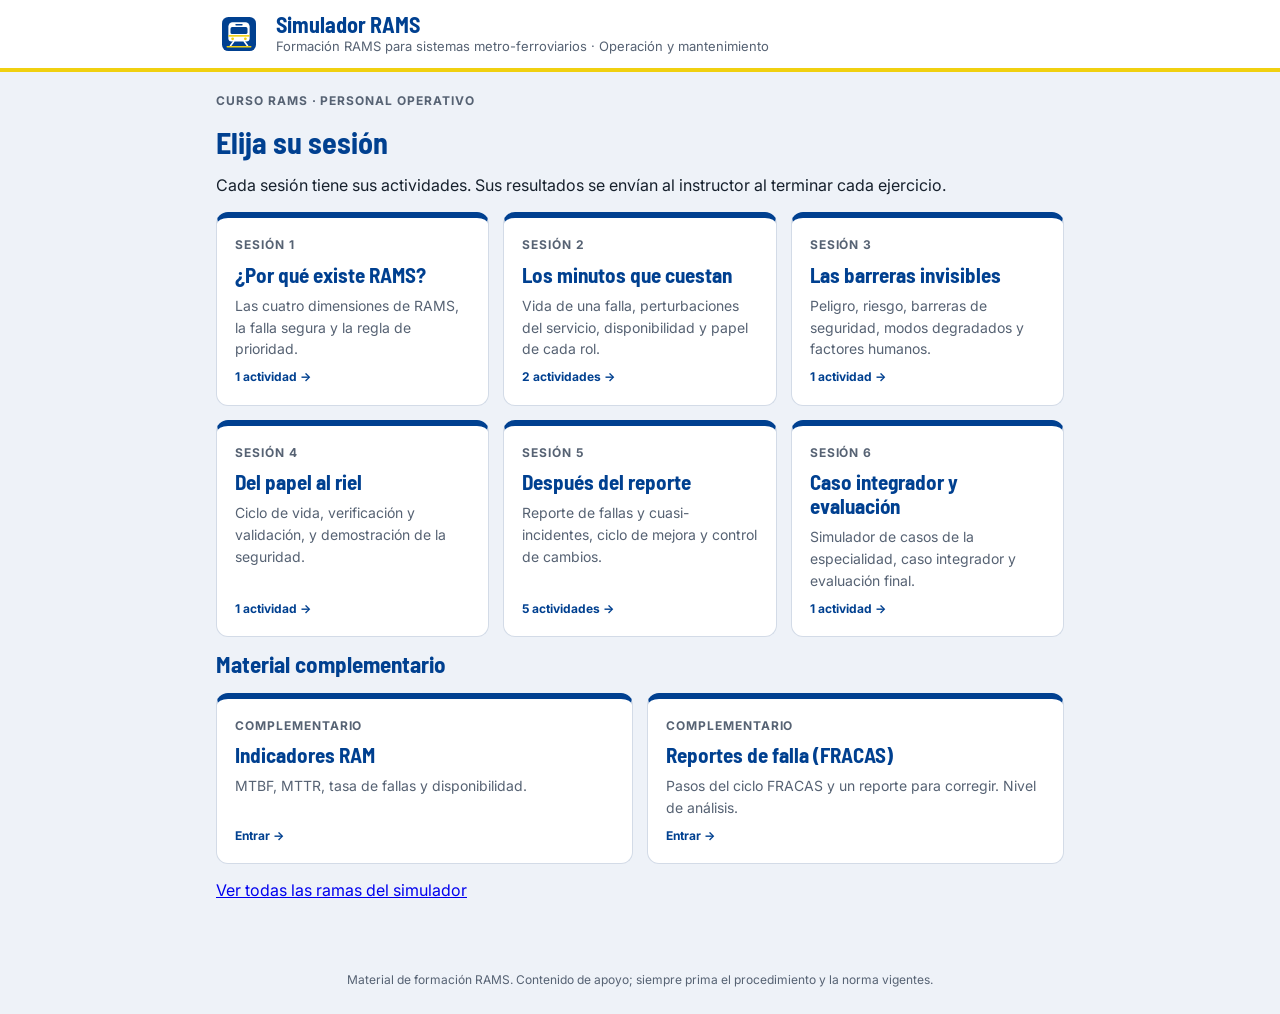
<file: index.html>
<!doctype html>
<html lang="es">
<head>
<meta charset="utf-8">
<meta name="viewport" content="width=device-width,initial-scale=1,viewport-fit=cover">
<title>Simulador RAMS · Sistemas metro-ferroviarios</title>
<link rel="preconnect" href="https://fonts.googleapis.com">
<link rel="stylesheet" href="https://fonts.googleapis.com/css2?family=Barlow+Semi+Condensed:wght@600;700&family=Inter:wght@400;500;600;700&display=swap">
<link rel="stylesheet" href="assets/estilos.css">
</head>
<body>
<header class="top"><div class="wrap">
  <img class="logo" alt="Simulador RAMS">
  <div><div class="brandname" id="brandtitle">Simulador RAMS</div><div class="brandsub">Formación RAMS para sistemas metro-ferroviarios · Operación y mantenimiento</div></div>
</div></header>
<main class="wrap" id="app"></main>
<footer class="note wrap">Material de formación RAMS. Contenido de apoyo; siempre prima el procedimiento y la norma vigentes.</footer>
<script src="assets/logo.js"></script>
<script src="assets/ramas.js"></script>
<script src="assets/comun.js"></script>
<script src="assets/portal.js"></script>
</body>
</html>
</file>
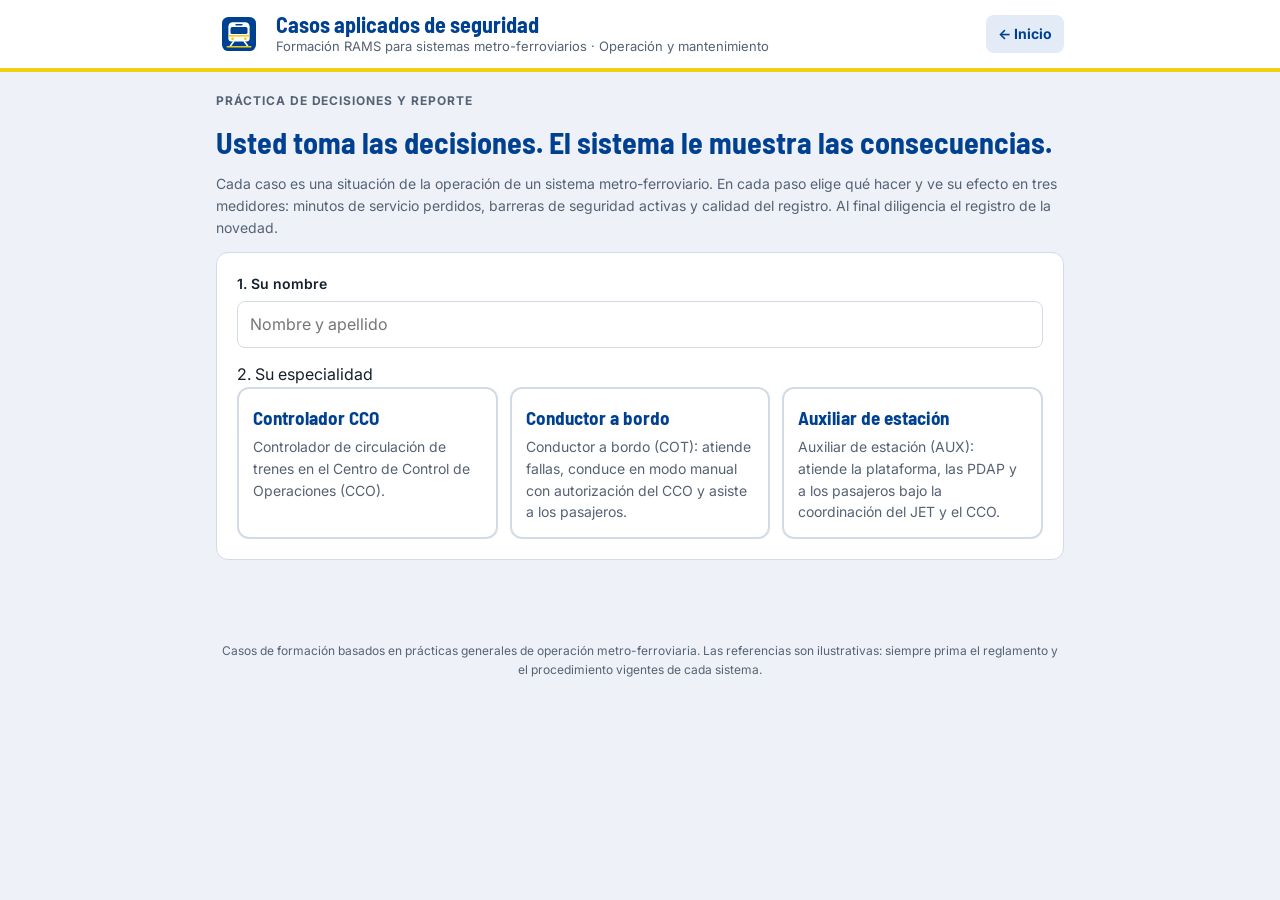
<file: ramas/casos-seguridad/index.html>
<!doctype html>
<html lang="es">
<head>
<meta charset="utf-8">
<meta name="viewport" content="width=device-width,initial-scale=1,viewport-fit=cover">
<title>Casos aplicados de seguridad · Simulador RAMS</title>
<link rel="preconnect" href="https://fonts.googleapis.com">
<link rel="stylesheet" href="https://fonts.googleapis.com/css2?family=Barlow+Semi+Condensed:wght@600;700&family=Inter:wght@400;500;600;700&display=swap">
<link rel="stylesheet" href="../../assets/estilos.css">
</head>
<body>
<header class="top"><div class="wrap">
  <img class="logo" alt="Simulador RAMS">
  <div><div class="brandname" id="brandtitle">Casos aplicados de seguridad</div><div class="brandsub">Formación RAMS para sistemas metro-ferroviarios · Operación y mantenimiento</div></div>
  <a class="back" href="../../index.html">← Inicio</a>
</div></header>
<main class="wrap" id="app"></main>
<footer class="note wrap">Casos de formación basados en prácticas generales de operación metro-ferroviaria. Las referencias son ilustrativas: siempre prima el reglamento y el procedimiento vigentes de cada sistema.</footer>
<script src="../../assets/logo.js"></script>
<script src="../../assets/config.js"></script>
<script src="../../assets/sesion.js"></script>
<script src="contenido.js"></script>
<script src="motor.js"></script>
</body>
</html>
</file>
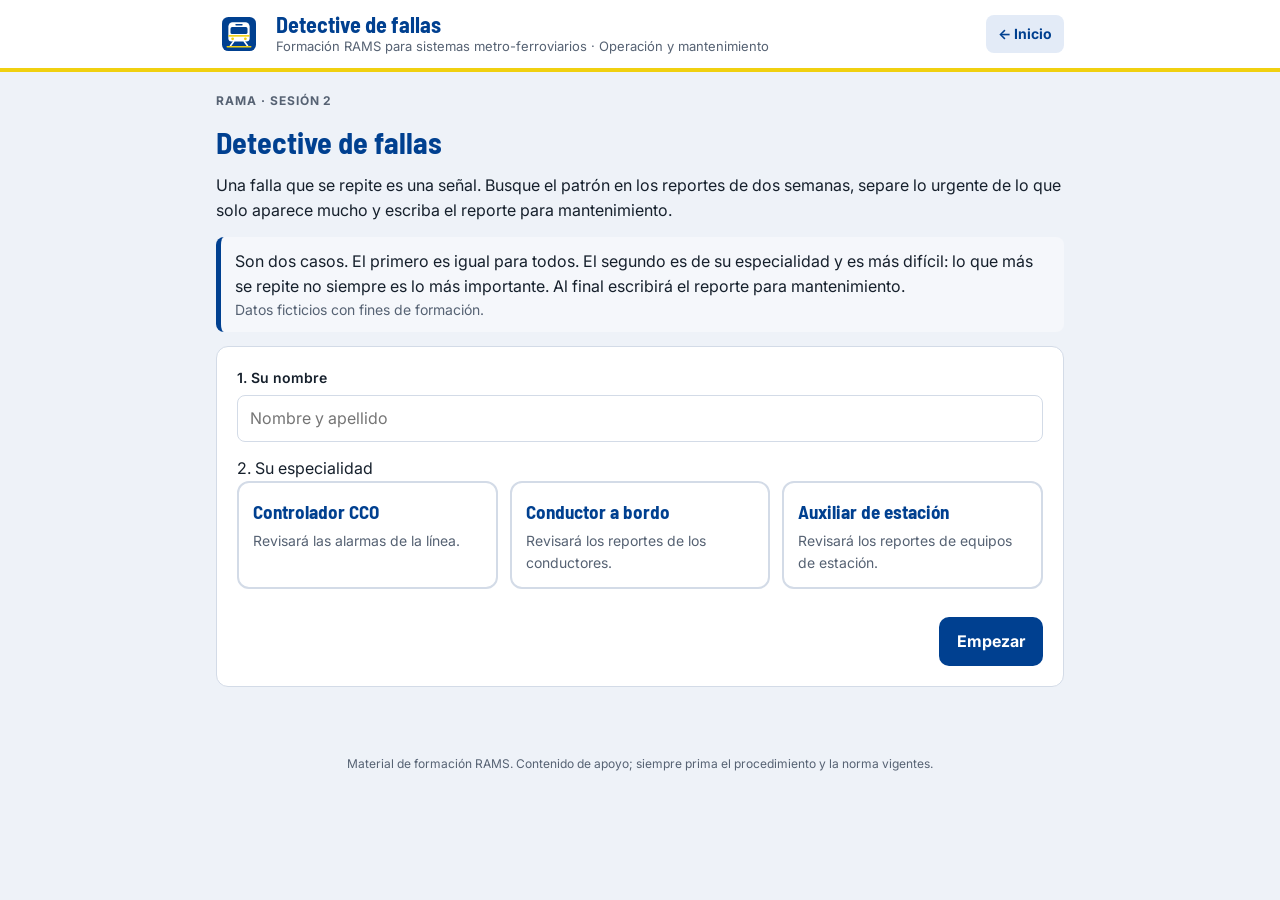
<file: ramas/detective/index.html>
<!doctype html>
<html lang="es">
<head>
<meta charset="utf-8">
<meta name="viewport" content="width=device-width,initial-scale=1,viewport-fit=cover">
<title>Detective de fallas · Simulador RAMS</title>
<link rel="preconnect" href="https://fonts.googleapis.com">
<link rel="stylesheet" href="https://fonts.googleapis.com/css2?family=Barlow+Semi+Condensed:wght@600;700&family=Inter:wght@400;500;600;700&display=swap">
<link rel="stylesheet" href="../../assets/estilos.css">
</head>
<body>
<header class="top"><div class="wrap">
  <img class="logo" alt="Simulador RAMS">
  <div><div class="brandname" id="brandtitle">Detective de fallas</div><div class="brandsub">Formación RAMS para sistemas metro-ferroviarios · Operación y mantenimiento</div></div>
  <a class="back" href="../../index.html">← Inicio</a>
</div></header>
<main class="wrap" id="app"></main>
<footer class="note wrap">Material de formación RAMS. Contenido de apoyo; siempre prima el procedimiento y la norma vigentes.</footer>
<script src="../../assets/logo.js"></script>
<script src="../../assets/config.js"></script>
<script src="../../assets/comun.js"></script>
<script src="../../assets/sesion.js"></script>
<script src="contenido.js"></script>
<script src="motor.js"></script>
</body>
</html>
</file>
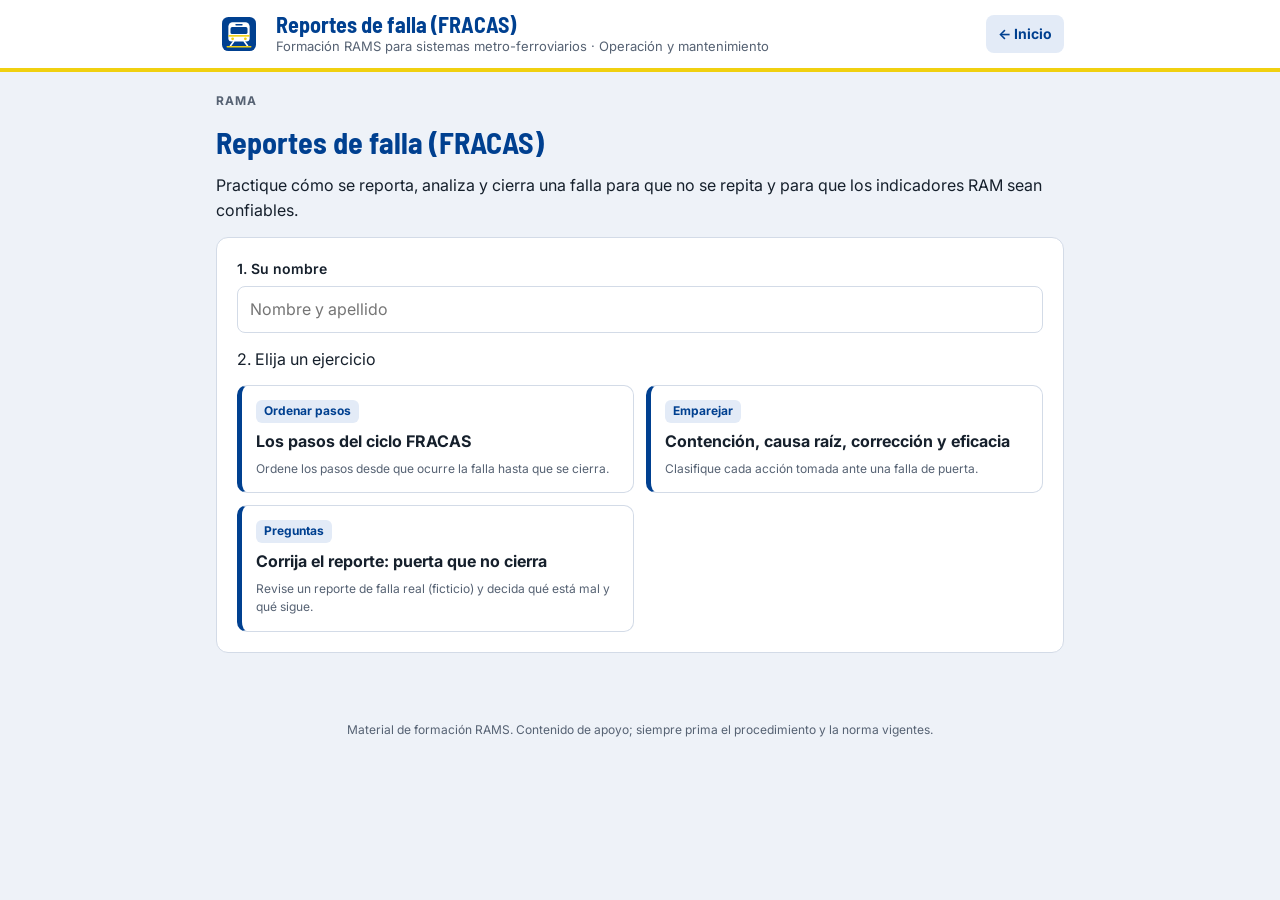
<file: ramas/fracas/index.html>
<!doctype html>
<html lang="es">
<head>
<meta charset="utf-8">
<meta name="viewport" content="width=device-width,initial-scale=1,viewport-fit=cover">
<title>Reportes de falla (FRACAS) · Simulador RAMS</title>
<link rel="preconnect" href="https://fonts.googleapis.com">
<link rel="stylesheet" href="https://fonts.googleapis.com/css2?family=Barlow+Semi+Condensed:wght@600;700&family=Inter:wght@400;500;600;700&display=swap">
<link rel="stylesheet" href="../../assets/estilos.css">
</head>
<body>
<header class="top"><div class="wrap">
  <img class="logo" alt="Simulador RAMS">
  <div><div class="brandname" id="brandtitle">Reportes de falla (FRACAS)</div><div class="brandsub">Formación RAMS para sistemas metro-ferroviarios · Operación y mantenimiento</div></div>
  <a class="back" href="../../index.html">← Inicio</a>
</div></header>
<main class="wrap" id="app"></main>
<footer class="note wrap">Material de formación RAMS. Contenido de apoyo; siempre prima el procedimiento y la norma vigentes.</footer>
<script src="../../assets/logo.js"></script>
<script src="../../assets/config.js"></script>
<script src="../../assets/comun.js"></script>
<script src="../../assets/sesion.js"></script>
<script src="contenido.js"></script>
<script src="../../assets/actividades.js"></script>
</body>
</html>
</file>
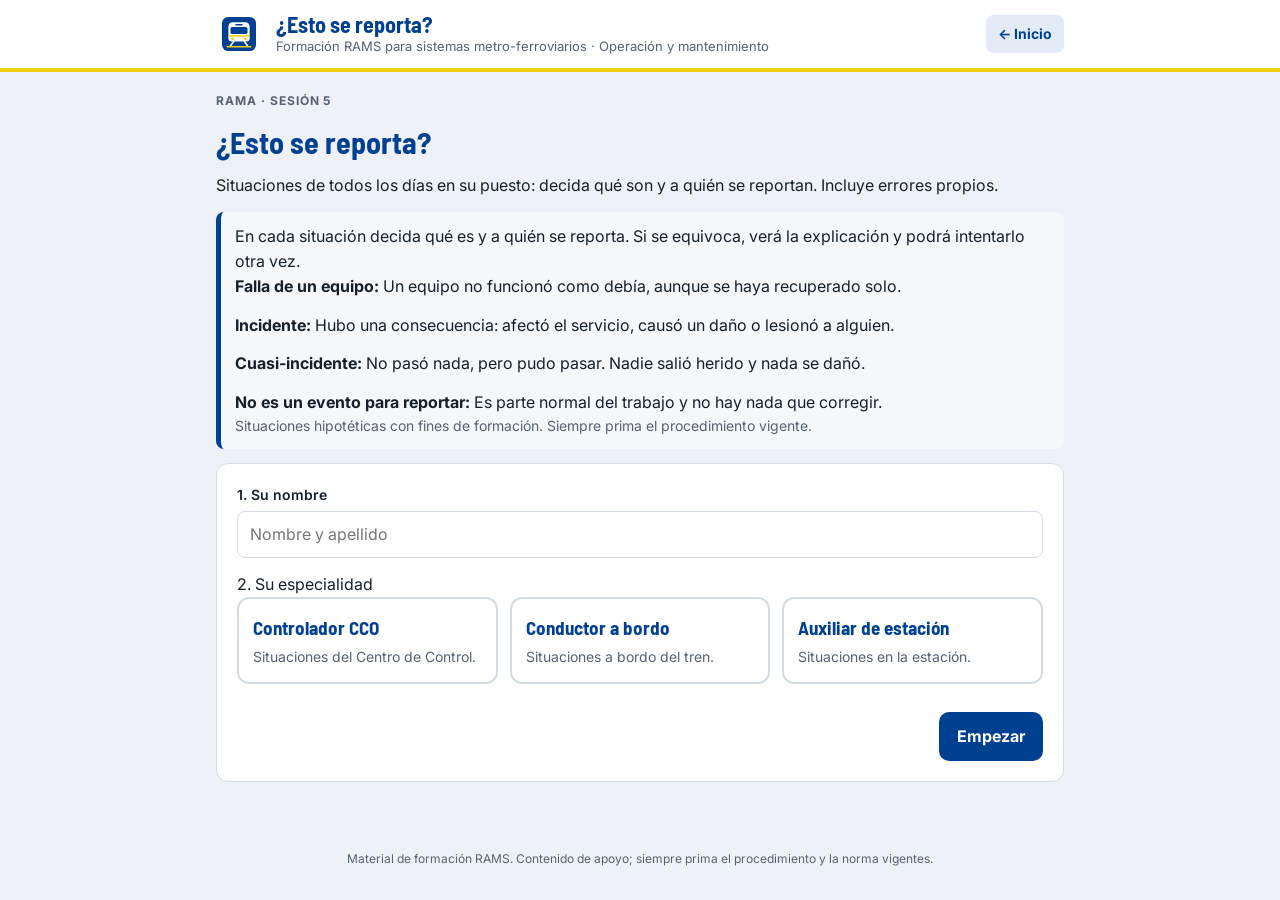
<file: ramas/reportar/index.html>
<!doctype html>
<html lang="es">
<head>
<meta charset="utf-8">
<meta name="viewport" content="width=device-width,initial-scale=1,viewport-fit=cover">
<title>¿Esto se reporta? · Simulador RAMS</title>
<link rel="preconnect" href="https://fonts.googleapis.com">
<link rel="stylesheet" href="https://fonts.googleapis.com/css2?family=Barlow+Semi+Condensed:wght@600;700&family=Inter:wght@400;500;600;700&display=swap">
<link rel="stylesheet" href="../../assets/estilos.css">
<style>.comparar td{white-space:pre-line;vertical-align:top} label.opt{cursor:pointer} label.opt input{width:auto;margin:3px 4px 0 0;flex:none} details summary{cursor:pointer;font-weight:600;color:var(--brand);padding:6px 0}</style>
</head>
<body>
<header class="top"><div class="wrap">
  <img class="logo" alt="Simulador RAMS">
  <div><div class="brandname" id="brandtitle">¿Esto se reporta?</div><div class="brandsub">Formación RAMS para sistemas metro-ferroviarios · Operación y mantenimiento</div></div>
  <a class="back" href="../../index.html">← Inicio</a>
</div></header>
<main class="wrap" id="app"></main>
<footer class="note wrap">Material de formación RAMS. Contenido de apoyo; siempre prima el procedimiento y la norma vigentes.</footer>
<script src="../../assets/logo.js"></script>
<script src="../../assets/config.js"></script>
<script src="../../assets/comun.js"></script>
<script src="../../assets/sesion.js"></script>
<script src="contenido.js"></script>
<script src="motor.js"></script>
</body>
</html>
</file>
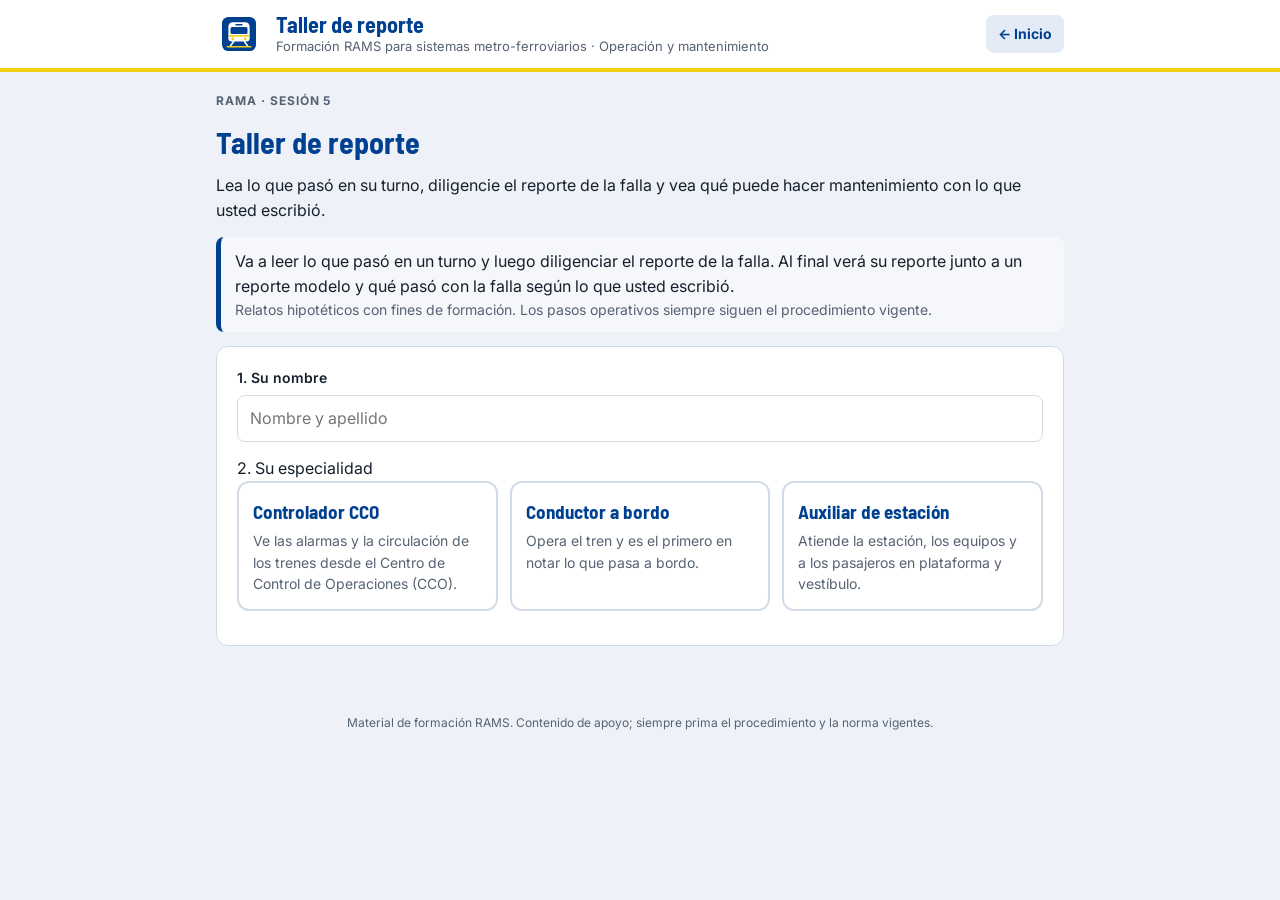
<file: ramas/taller-reporte/index.html>
<!doctype html>
<html lang="es">
<head>
<meta charset="utf-8">
<meta name="viewport" content="width=device-width,initial-scale=1,viewport-fit=cover">
<title>Taller de reporte · Simulador RAMS</title>
<link rel="preconnect" href="https://fonts.googleapis.com">
<link rel="stylesheet" href="https://fonts.googleapis.com/css2?family=Barlow+Semi+Condensed:wght@600;700&family=Inter:wght@400;500;600;700&display=swap">
<link rel="stylesheet" href="../../assets/estilos.css">
<style>.comparar td{white-space:pre-line;vertical-align:top} label.opt{cursor:pointer} label.opt input{width:auto;margin:3px 4px 0 0;flex:none} details summary{cursor:pointer;font-weight:600;color:var(--brand);padding:6px 0}</style>
</head>
<body>
<header class="top"><div class="wrap">
  <img class="logo" alt="Simulador RAMS">
  <div><div class="brandname" id="brandtitle">Taller de reporte</div><div class="brandsub">Formación RAMS para sistemas metro-ferroviarios · Operación y mantenimiento</div></div>
  <a class="back" href="../../index.html">← Inicio</a>
</div></header>
<main class="wrap" id="app"></main>
<footer class="note wrap">Material de formación RAMS. Contenido de apoyo; siempre prima el procedimiento y la norma vigentes.</footer>
<script src="../../assets/logo.js"></script>
<script src="../../assets/config.js"></script>
<script src="../../assets/comun.js"></script>
<script src="../../assets/sesion.js"></script>
<script src="contenido.js"></script>
<script src="motor.js"></script>
</body>
</html>
</file>
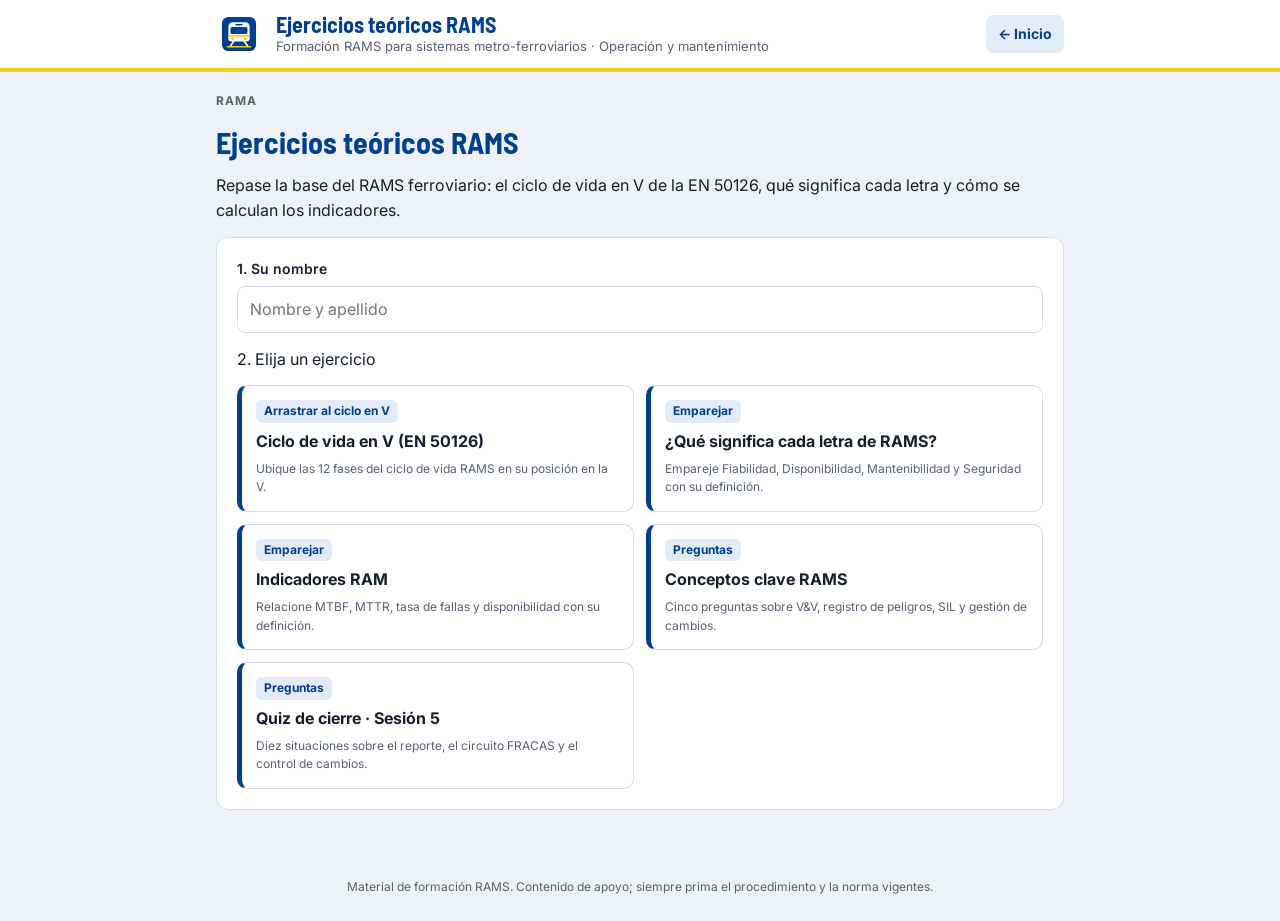
<file: ramas/teoria/index.html>
<!doctype html>
<html lang="es">
<head>
<meta charset="utf-8">
<meta name="viewport" content="width=device-width,initial-scale=1,viewport-fit=cover">
<title>Ejercicios teóricos RAMS · Simulador RAMS</title>
<link rel="preconnect" href="https://fonts.googleapis.com">
<link rel="stylesheet" href="https://fonts.googleapis.com/css2?family=Barlow+Semi+Condensed:wght@600;700&family=Inter:wght@400;500;600;700&display=swap">
<link rel="stylesheet" href="../../assets/estilos.css">
</head>
<body>
<header class="top"><div class="wrap">
  <img class="logo" alt="Simulador RAMS">
  <div><div class="brandname" id="brandtitle">Ejercicios teóricos RAMS</div><div class="brandsub">Formación RAMS para sistemas metro-ferroviarios · Operación y mantenimiento</div></div>
  <a class="back" href="../../index.html">← Inicio</a>
</div></header>
<main class="wrap" id="app"></main>
<footer class="note wrap">Material de formación RAMS. Contenido de apoyo; siempre prima el procedimiento y la norma vigentes.</footer>
<script src="../../assets/logo.js"></script>
<script src="../../assets/config.js"></script>
<script src="../../assets/comun.js"></script>
<script src="../../assets/sesion.js"></script>
<script src="contenido.js"></script>
<script src="../../assets/actividades.js"></script>
</body>
</html>
</file>
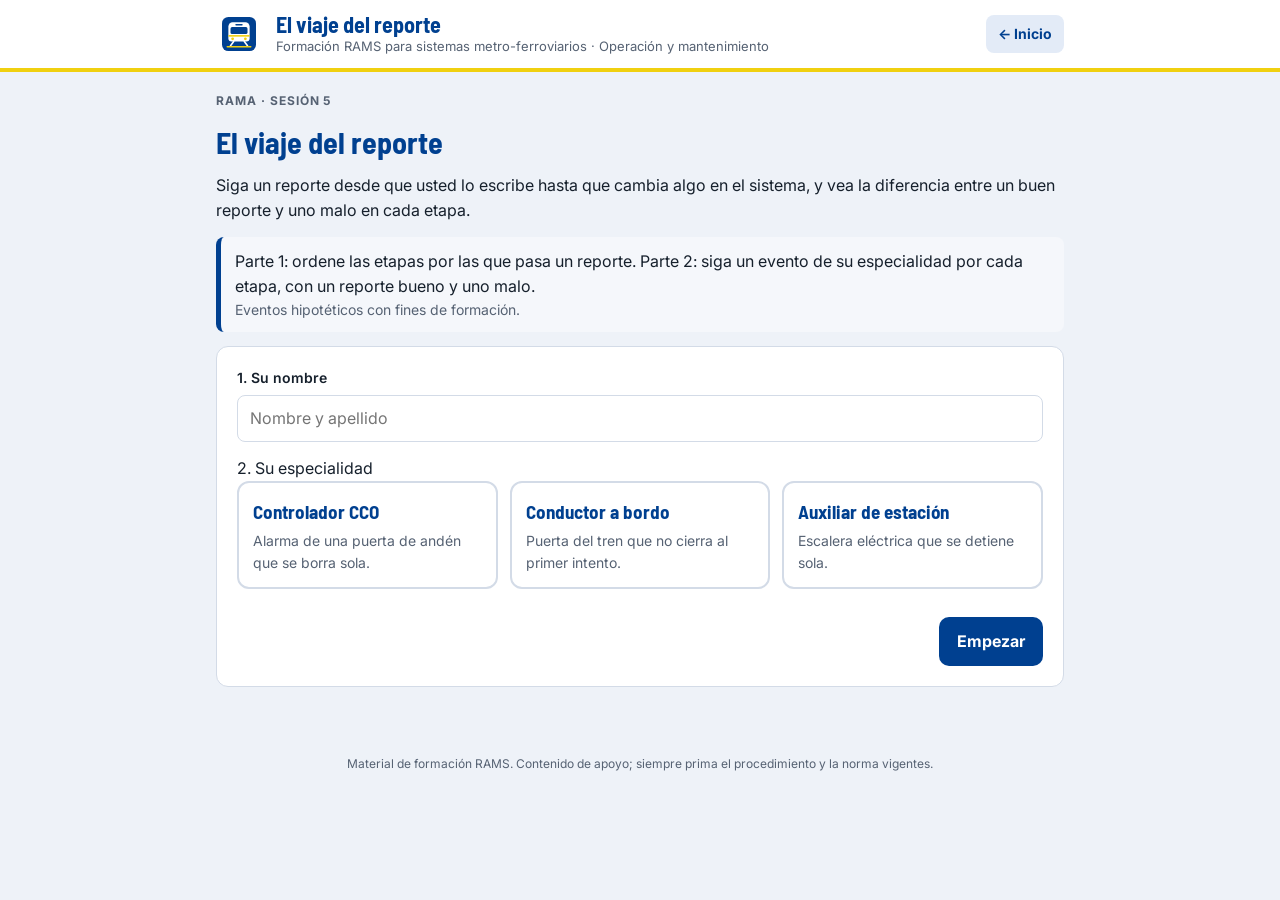
<file: ramas/viaje-reporte/index.html>
<!doctype html>
<html lang="es">
<head>
<meta charset="utf-8">
<meta name="viewport" content="width=device-width,initial-scale=1,viewport-fit=cover">
<title>El viaje del reporte · Simulador RAMS</title>
<link rel="preconnect" href="https://fonts.googleapis.com">
<link rel="stylesheet" href="https://fonts.googleapis.com/css2?family=Barlow+Semi+Condensed:wght@600;700&family=Inter:wght@400;500;600;700&display=swap">
<link rel="stylesheet" href="../../assets/estilos.css">
<style>.comparar td{white-space:pre-line;vertical-align:top} label.opt{cursor:pointer} label.opt input{width:auto;margin:3px 4px 0 0;flex:none} details summary{cursor:pointer;font-weight:600;color:var(--brand);padding:6px 0}</style>
</head>
<body>
<header class="top"><div class="wrap">
  <img class="logo" alt="Simulador RAMS">
  <div><div class="brandname" id="brandtitle">El viaje del reporte</div><div class="brandsub">Formación RAMS para sistemas metro-ferroviarios · Operación y mantenimiento</div></div>
  <a class="back" href="../../index.html">← Inicio</a>
</div></header>
<main class="wrap" id="app"></main>
<footer class="note wrap">Material de formación RAMS. Contenido de apoyo; siempre prima el procedimiento y la norma vigentes.</footer>
<script src="../../assets/logo.js"></script>
<script src="../../assets/config.js"></script>
<script src="../../assets/comun.js"></script>
<script src="../../assets/sesion.js"></script>
<script src="contenido.js"></script>
<script src="motor.js"></script>
</body>
</html>
</file>
<file: assets/estilos.css>
:root{color-scheme:light;box-sizing:border-box;padding-top:env(safe-area-inset-top,0px);padding-bottom:env(safe-area-inset-bottom,0px)}html{scroll-padding-top:env(safe-area-inset-top,0px)}body{margin:0;padding:0;font:14px -apple-system,BlinkMacSystemFont,sans-serif;background:#fff;color:#000}img{max-width:100%}[hidden]:not([hidden=until-found i]){display:none!important}
/* Concepto: consola de entrenamiento. Franja de estado fija (reloj, barreras, registro) sobre una columna de lectura.
   Color: azul como mando, amarillo como señal de atención, rojo solo para riesgo. */
:root{
  --bg:#eef2f8; --surface:#ffffff; --surface-2:#f5f7fb; --ink:#16202c; --ink-soft:#566273; --line:#d3dbe7;
  --brand:#004090; --brand-strong:#00306c; --brand-soft:#e3ebf7; --signal:#f0d010; --signal-soft:#fff6cc; --signal-ink:#5c4a00;
  --ok:#1d7446; --ok-soft:#e2f3e9; --warn:#8a5a00; --warn-soft:#fdf0d3; --risk:#c01020; --risk-soft:#fbe5e7;
  --on-brand:#ffffff;
  --f-display:"Barlow Semi Condensed","Arial Narrow",Arial,sans-serif;
  --f-body:Inter,"Segoe UI",Roboto,Arial,sans-serif;
}
@media (prefers-color-scheme: dark){
  :root:not([data-theme="light"]){
    --bg:#0e1520; --surface:#16202d; --surface-2:#1c2838; --ink:#e7edf5; --ink-soft:#9fadbf; --line:#2c3a4d;
    --brand:#6fa3ec; --brand-strong:#9cc0f3; --brand-soft:#1b2e4a; --signal:#f0d010; --signal-soft:#3a3212; --signal-ink:#f5e27a;
    --ok:#5cc98d; --ok-soft:#143323; --warn:#e8b34f; --warn-soft:#3a2c10; --risk:#f07480; --risk-soft:#3d171c;
    --on-brand:#0e1520; color-scheme:dark;
  }
}
:root[data-theme="dark"]{
  --bg:#0e1520; --surface:#16202d; --surface-2:#1c2838; --ink:#e7edf5; --ink-soft:#9fadbf; --line:#2c3a4d;
  --brand:#6fa3ec; --brand-strong:#9cc0f3; --brand-soft:#1b2e4a; --signal:#f0d010; --signal-soft:#3a3212; --signal-ink:#f5e27a;
  --ok:#5cc98d; --ok-soft:#143323; --warn:#e8b34f; --warn-soft:#3a2c10; --risk:#f07480; --risk-soft:#3d171c;
  --on-brand:#0e1520; color-scheme:dark;
}
*{box-sizing:border-box}
body{background:var(--bg);color:var(--ink);font-family:var(--f-body);font-size:16px;line-height:1.55;margin:0}
.wrap{max-width:880px;margin:0 auto;padding-left:max(16px,env(safe-area-inset-left,0px));padding-right:max(16px,env(safe-area-inset-right,0px));padding-block:20px 48px}
header.top{background:var(--surface);border-bottom:4px solid var(--signal)}
header.top .wrap{display:flex;align-items:center;gap:14px;padding-block:12px}
header.top img{height:40px;width:auto;background:#fff;border-radius:6px;padding:3px 6px}
.brandname{font-family:var(--f-display);font-weight:700;font-size:22px;color:var(--brand);line-height:1.1}
.brandsub{font-size:13px;color:var(--ink-soft)}
h1,h2,h3{font-family:var(--f-display);color:var(--brand);text-wrap:balance;margin:0}
h1{font-size:30px;line-height:1.15}
h2{font-size:23px;line-height:1.2}
h3{font-size:18px}
p{margin:0}
.stack{display:flex;flex-direction:column;gap:14px}
.card{background:var(--surface);border:1px solid var(--line);border-radius:12px;padding:20px}
.muted{color:var(--ink-soft);font-size:14px}
.eyebrow{font-size:12px;font-weight:700;letter-spacing:.08em;text-transform:uppercase;color:var(--ink-soft)}
label.f{display:block;font-weight:600;font-size:14px;margin-bottom:6px}
input[type=text],input[type=time],select,textarea{width:100%;font:inherit;padding:10px 12px;border:1px solid var(--line);border-radius:8px;background:var(--surface);color:var(--ink)}
textarea{min-height:96px;resize:vertical}
input:focus-visible,select:focus-visible,textarea:focus-visible,button:focus-visible{outline:3px solid var(--signal);outline-offset:2px}
.btn{font:inherit;font-weight:700;border:none;border-radius:10px;padding:12px 18px;cursor:pointer;background:var(--brand);color:var(--on-brand)}
.btn:hover{background:var(--brand-strong)}
.btn.ghost{background:var(--brand-soft);color:var(--brand)}
.btn[disabled]{opacity:.45;cursor:not-allowed}
.row{display:flex;gap:10px;align-items:center;justify-content:space-between;flex-wrap:wrap}
.grid3{display:grid;grid-template-columns:repeat(3,minmax(0,1fr));gap:12px}
.choice{font:inherit;color:inherit;text-align:left;background:var(--surface);border:2px solid var(--line);border-radius:12px;padding:14px;cursor:pointer;display:flex;flex-direction:column;gap:4px}
.choice:hover{border-color:var(--brand)}
.choice.sel{border-color:var(--brand);background:var(--brand-soft)}
.choice .t{font-family:var(--f-display);font-weight:700;font-size:19px;color:var(--brand)}
.choice .d{font-size:14px;color:var(--ink-soft)}
.caselist{display:grid;grid-template-columns:repeat(2,minmax(0,1fr));gap:12px}
.case{font:inherit;color:inherit;text-align:left;background:var(--surface);border:1px solid var(--line);border-left:5px solid var(--brand);border-radius:10px;padding:14px;cursor:pointer;display:flex;flex-direction:column;gap:6px}
.case:hover{border-color:var(--brand)}
.case .ref{font-size:12px;color:var(--ink-soft)}
.case .tag{align-self:flex-start}
.tag{display:inline-block;font-size:12px;font-weight:700;border-radius:6px;padding:2px 8px;background:var(--brand-soft);color:var(--brand)}
.tag.best{background:var(--ok-soft);color:var(--ok)}
.tag.ok{background:var(--warn-soft);color:var(--warn)}
.tag.bad{background:var(--risk-soft);color:var(--risk)}
details.other summary{cursor:pointer;font-weight:600;color:var(--brand)}
/* franja de estado */
.status{position:sticky;top:env(safe-area-inset-top,0px);z-index:5;background:var(--bg);padding-block:10px}
.meters{display:grid;grid-template-columns:repeat(3,minmax(0,1fr));gap:10px}
.meter{background:var(--surface);border:1px solid var(--line);border-radius:10px;padding:8px 12px}
.meter .ml{font-size:11px;font-weight:700;letter-spacing:.06em;text-transform:uppercase;color:var(--ink-soft)}
.meter .mv{font-family:var(--f-display);font-size:24px;font-weight:700;color:var(--brand);font-variant-numeric:tabular-nums}
.shields{display:flex;gap:6px;padding-top:6px}
.shields span{width:20px;height:22px;border-radius:4px 4px 10px 10px;background:var(--ok)}
.shields span.off{background:var(--line)}
.clock{display:inline-block;font-family:var(--f-display);font-weight:700;font-size:20px;color:var(--on-brand);background:var(--brand);border-radius:6px;padding:2px 10px;font-variant-numeric:tabular-nums}
.situ{background:var(--surface-2);border-left:5px solid var(--brand);border-radius:8px;padding:12px 14px}
.alarm{background:var(--risk-soft);border-left:5px solid var(--risk);border-radius:8px;padding:12px 14px;font-weight:600}
.radio{background:var(--signal-soft);border-left:5px solid var(--signal);border-radius:8px;padding:12px 14px;color:var(--signal-ink);font-weight:600}
.opts{display:flex;flex-direction:column;gap:10px}
.opt{font:inherit;color:var(--ink);text-align:left;background:var(--surface);border:2px solid var(--line);border-radius:10px;padding:12px 14px;cursor:pointer;display:grid;grid-template-columns:auto 1fr;gap:10px}
.opt:hover:not([disabled]){border-color:var(--brand)}
.opt .k{font-family:var(--f-display);font-weight:700;color:var(--brand)}
.opt[disabled]{cursor:default}
.opt.best{border-color:var(--ok);background:var(--ok-soft)}
.opt.ok{border-color:var(--warn);background:var(--warn-soft)}
.opt.bad{border-color:var(--risk);background:var(--risk-soft)}
.opt.dim{opacity:.55}
.fb{border-radius:10px;padding:12px 14px;display:flex;flex-direction:column;gap:6px}
.fb.best{background:var(--ok-soft)} .fb.ok{background:var(--warn-soft)} .fb.bad{background:var(--risk-soft)}
.fb .h{font-weight:700}
.fb .rams{font-size:14px}
.fb .ref{font-size:13px;color:var(--ink-soft)}
.formgrid{display:grid;grid-template-columns:repeat(2,minmax(0,1fr));gap:14px}
.formgrid .full{grid-column:1/-1}
.fixed{padding:10px 12px;border:1px dashed var(--line);border-radius:8px;background:var(--surface-2)}
.score{font-family:var(--f-display);font-size:56px;font-weight:700;color:var(--brand);line-height:1;font-variant-numeric:tabular-nums}
.parts{display:grid;grid-template-columns:repeat(3,minmax(0,1fr));gap:10px}
.part{background:var(--surface-2);border-radius:10px;padding:10px 12px}
.part .pv{font-family:var(--f-display);font-size:22px;font-weight:700;font-variant-numeric:tabular-nums}
.tablewrap{overflow-x:auto}
table{width:100%;border-collapse:collapse;font-size:14px}
th,td{border-bottom:1px solid var(--line);padding:8px 6px;text-align:left;vertical-align:top}
th{color:var(--ink-soft);font-weight:600}
.lesson{background:var(--signal-soft);color:var(--ink);border-radius:10px;padding:12px 14px}
footer.note{font-size:12px;color:var(--ink-soft);text-align:center;padding-bottom:24px}
@media (max-width:640px){.grid3,.caselist,.meters,.parts,.formgrid{grid-template-columns:1fr}.meters{grid-template-columns:repeat(3,minmax(0,1fr))}.meter .mv{font-size:19px}h1{font-size:25px}}
@media (prefers-reduced-motion:no-preference){.opt,.choice,.case{transition:border-color .15s,background-color .15s}}

/* ===== Portal y navegación ===== */
header.top .back{margin-left:auto;font-weight:700;color:var(--brand);text-decoration:none;background:var(--brand-soft);border-radius:8px;padding:8px 12px;font-size:14px;white-space:nowrap}
header.top .back:hover{background:var(--line)}
.ramas{display:grid;grid-template-columns:repeat(auto-fit,minmax(230px,1fr));gap:14px}
a.rama{display:flex;flex-direction:column;gap:8px;text-decoration:none;color:var(--ink);background:var(--surface);border:1px solid var(--line);border-top:6px solid var(--brand);border-radius:12px;padding:18px}
a.rama:hover{border-color:var(--brand)}
a.rama .t{font-family:var(--f-display);font-weight:700;font-size:21px;color:var(--brand);line-height:1.15}
a.rama .d{font-size:14px;color:var(--ink-soft)}
a.rama .n{margin-top:auto;font-size:12px;font-weight:700;color:var(--brand)}

/* ===== Motor de actividades (colocar / preguntas) ===== */
.banco{display:flex;flex-wrap:wrap;gap:8px;padding:12px;border:2px dashed var(--line);border-radius:12px;background:var(--surface-2);min-height:56px}
.ficha{font:inherit;font-size:14px;font-weight:600;text-align:left;color:var(--ink);background:var(--surface);border:2px solid var(--brand);border-radius:8px;padding:8px 10px;cursor:grab;touch-action:manipulation}
.ficha.sel{background:var(--signal-soft);border-color:var(--signal);box-shadow:0 0 0 3px var(--signal)}
.casilla{background:var(--surface);border:2px solid var(--line);border-radius:10px;padding:8px 10px;cursor:pointer;display:flex;flex-direction:column;gap:4px;min-height:52px}
.casilla.drop{border-color:var(--signal);background:var(--signal-soft)}
.casilla.lista{flex-direction:row;align-items:stretch;gap:12px}
.casilla.lista .cl{flex:1 1 55%;font-size:14px}
.casilla.lista .zona{flex:1 1 45%}
.casilla .cl{font-size:12px;font-weight:700;color:var(--ink-soft)}
.casilla .zona{border:1px dashed var(--line);border-radius:8px;padding:6px 8px;font-size:14px;font-weight:600;min-height:34px;display:flex;align-items:center}
.casilla .zona.vacia{color:var(--ink-soft);font-weight:400}
.casilla.ok{border-color:var(--ok);background:var(--ok-soft)}
.casilla.bad{border-color:var(--risk);background:var(--risk-soft)}
.casilla .sol{font-size:13px;color:var(--ok);font-weight:700}
.vgrid{--step:12px;display:flex;flex-direction:column;gap:8px}
.vhead{display:grid;grid-template-columns:1fr 1fr;gap:10px;font-size:12px;font-weight:700;letter-spacing:.06em;text-transform:uppercase;color:var(--ink-soft)}
.vhead div:last-child{text-align:right}
.vrow{display:grid;grid-template-columns:1fr 1fr;gap:10px}
.vrow .izq{margin-left:calc(var(--i) * var(--step))}
.vrow .der{margin-right:calc(var(--i) * var(--step))}
.vrow .centro{grid-column:1/-1;justify-self:center;width:min(100%,360px)}
.vrow .vacio{visibility:hidden}
.seq{display:flex;flex-direction:column;gap:8px}
.reporte{width:100%;border-collapse:collapse;font-size:14px;background:var(--surface-2);border-radius:8px}
.reporte th{width:38%;color:var(--ink-soft)}
.progreso{font-size:13px;font-weight:700;color:var(--ink-soft)}
@media (min-width:700px){.vgrid{--step:34px}}
@media (max-width:640px){.casilla.lista{flex-direction:column}.ficha{font-size:13px}}
@media (max-width:640px){header.top .brandsub{display:none}.brandname{font-size:19px}}
</file>
